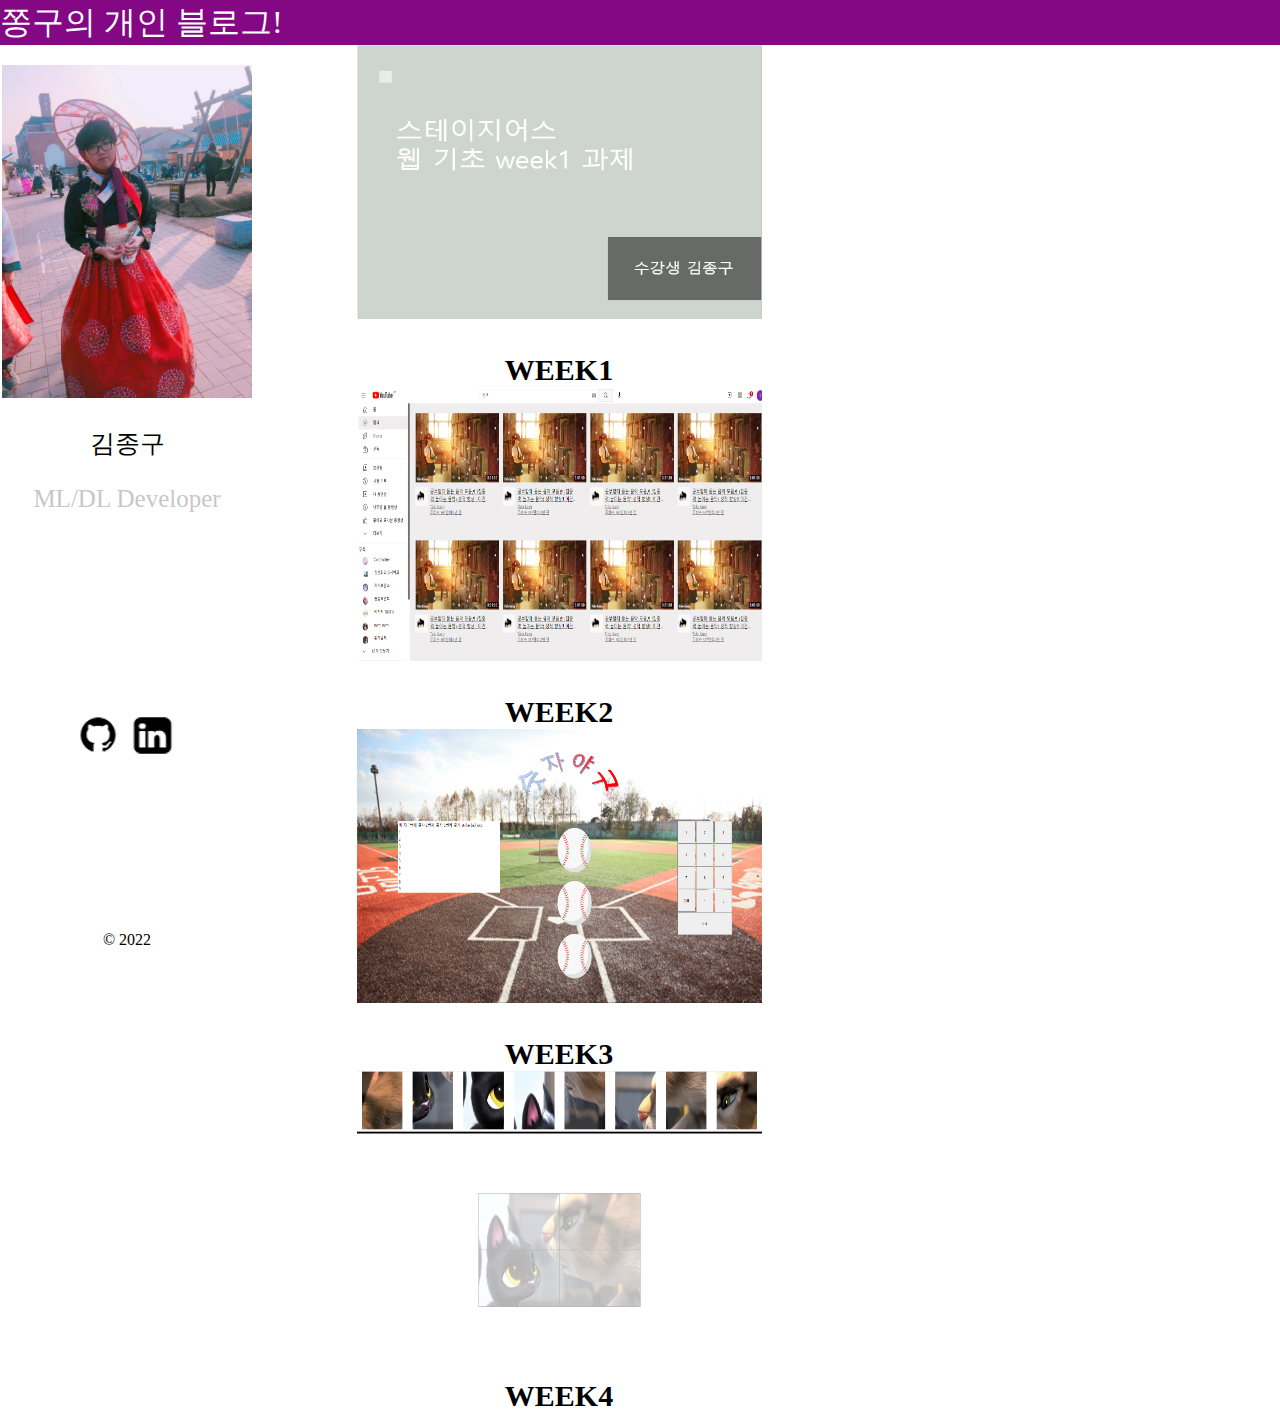
<file: homepage/index.html>
<!DOCTYPE html>
<html lang="en">
<head>
    <meta charset="UTF-8">
    <meta http-equiv="X-UA-Compatible" content="IE=edge">
    <meta name="viewport" content="width=device-width, initial-scale=1.0">
    <title>JjongGu's Homepage</title>
    <link  rel="stylesheet" type="text/css" href="./index.css">
</head>
<body>
    <header id="header">
        쫑구의 개인 블로그!
    </header>
        <nav id="leftMenu">
            <div id="profile">
                <img src="img/me.jpg" id="myImg">
                <p id="leftName">김종구</p>
                <p id="leftJob">ML/DL Developer</p>
            </div>
            <div id="linkImgDiv">
                <a href="https://github.com/kim27y" id="linkImg"><img src="img/linkImg1.png"></a>
                <a href="https://www.linkedin.com//in/kim27y"><img src="img/linkImg2.png"></a>
            </div>
            <p>© 2022</p>
        </nav>
        <main>
        <div id="mainContent">
            <article onclick="location.href='';">
                <img src="img/week1.PNG" class="contentImg">
                <p>WEEK1</p>
            </article>
            <article onclick="location.href='';">
                <img src="img/week2.PNG" class="contentImg">
                <p>WEEK2</p>
            </article>
            <article onclick="location.href='';">
                <img src="img/week3.PNG" class="contentImg">
                <p>WEEK3</p>
            </article>
            <article onclick="location.href='';">
                <img src="img/week4.PNG" class="contentImg">
                <p>WEEK4</p>
            </article>
        </div>
    </main>
</body>
</html>
</file>
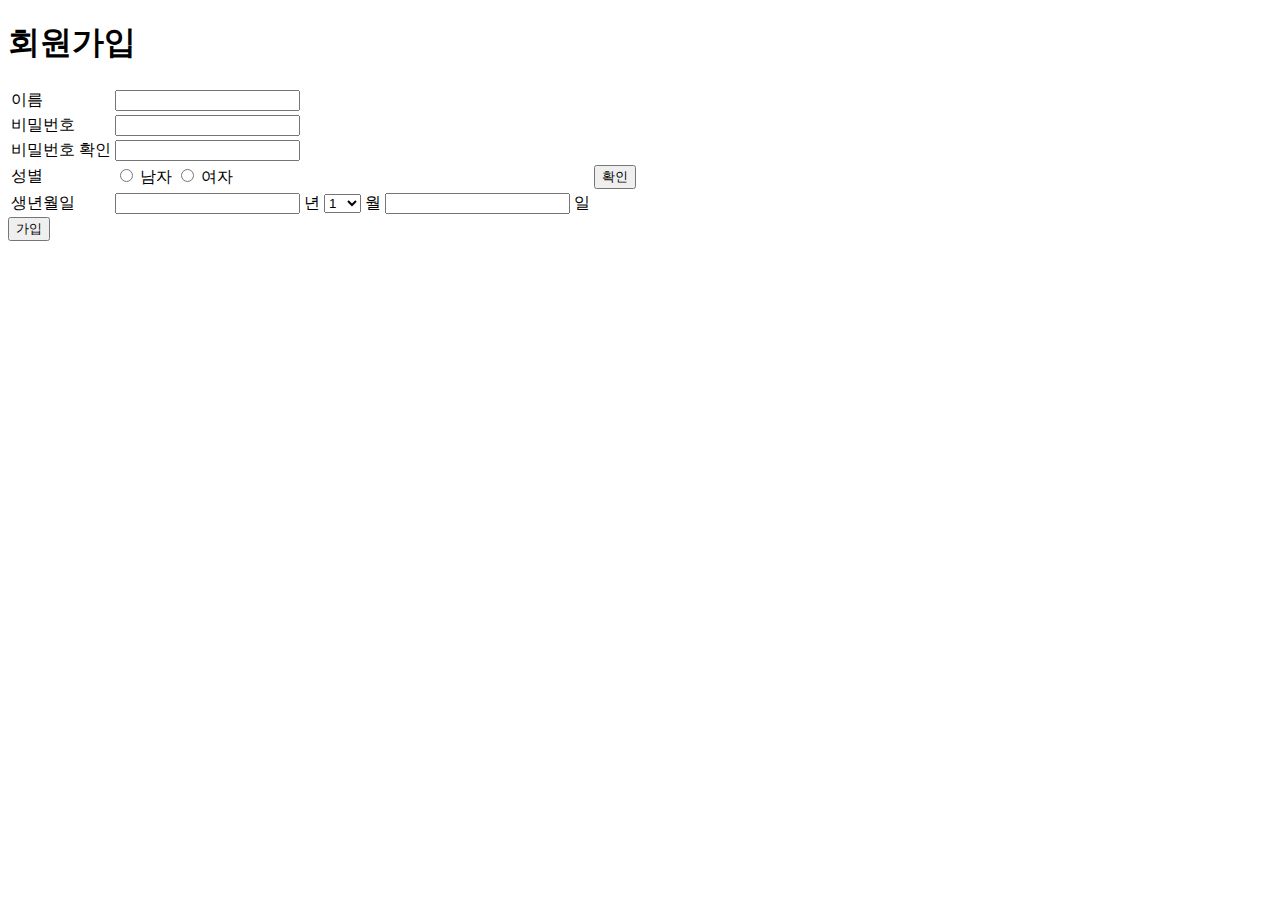
<file: 1주차/week1_실습2.html>
<!DOCTYPE html>
<head>
</head>
<body>
    <h1>
        회원가입
    </h1>
    <main>
        <table>
            <tr>
                <td>
                    이름
                </td>
                <td>
                    <input type="text">
                </td>
           </tr>
            <tr>
                <td>
                    비밀번호
                </td>
                <td>
                    <input type="password">
                </td>
            </tr>
            <tr>
                <td>
                    비밀번호 확인
                </td>
                <td>
                    <input type="password">
                </td>
            </tr>
            <tr>
                <td>
                    성별
                </td>
                <td>
                    <span>
                        <input type=radio name="sex">
                         남자
                    </span>
                    <span>
                        <input type=radio name="sex">
                         여자
                    </span>
                </td>
                <td>
                    <input type=button value="확인">
                </td>
            </tr>
            <tr>
                <td>
                    생년월일
                </td>
                <td>
                    <span>
                        <input type="text">
                         년 
                    </span>
                    <span>
                        <select name="month">
                            <option value="m1">1</option>
                            <option value="m2">2</option>
                            <option value="m3">3</option>
                            <option value="m4">4</option>
                            <option value="m5">5</option>
                            <option value="m6">6</option>
                            <option value="m7">7</option>
                            <option value="m8">8</option>
                            <option value="m9">9</option>
                            <option value="m10">10</option>
                            <option value="m11">11</option>
                            <option value="m12">12</option>
                        </select>
                        월 
                    </span>
                    <span>
                        <input type="text"> 일 
                    </span>
                </td>
            </tr>
        </table>
        <input type="button" value="가입">
    </main>
</body>

<!--
    논 개발 과제
    개발자의 자질 3가지 연습하고 구글링 연습하는데 특화되어 이쓴 과제
    과제는 컴퓨터 견적 짜기
    조건4가지 : 견적의 목표를 정함 -> 단순하면 안됨
                7개의 부품 포함(CPU, RAM, 메인보드, 글카, 파워, 보조메모리, case) ->추가 삭제 가능
                63만원 이내 다나와 최저가
                40시간 쓰기(근거 확실하게 정하기)
                
-->
</file>
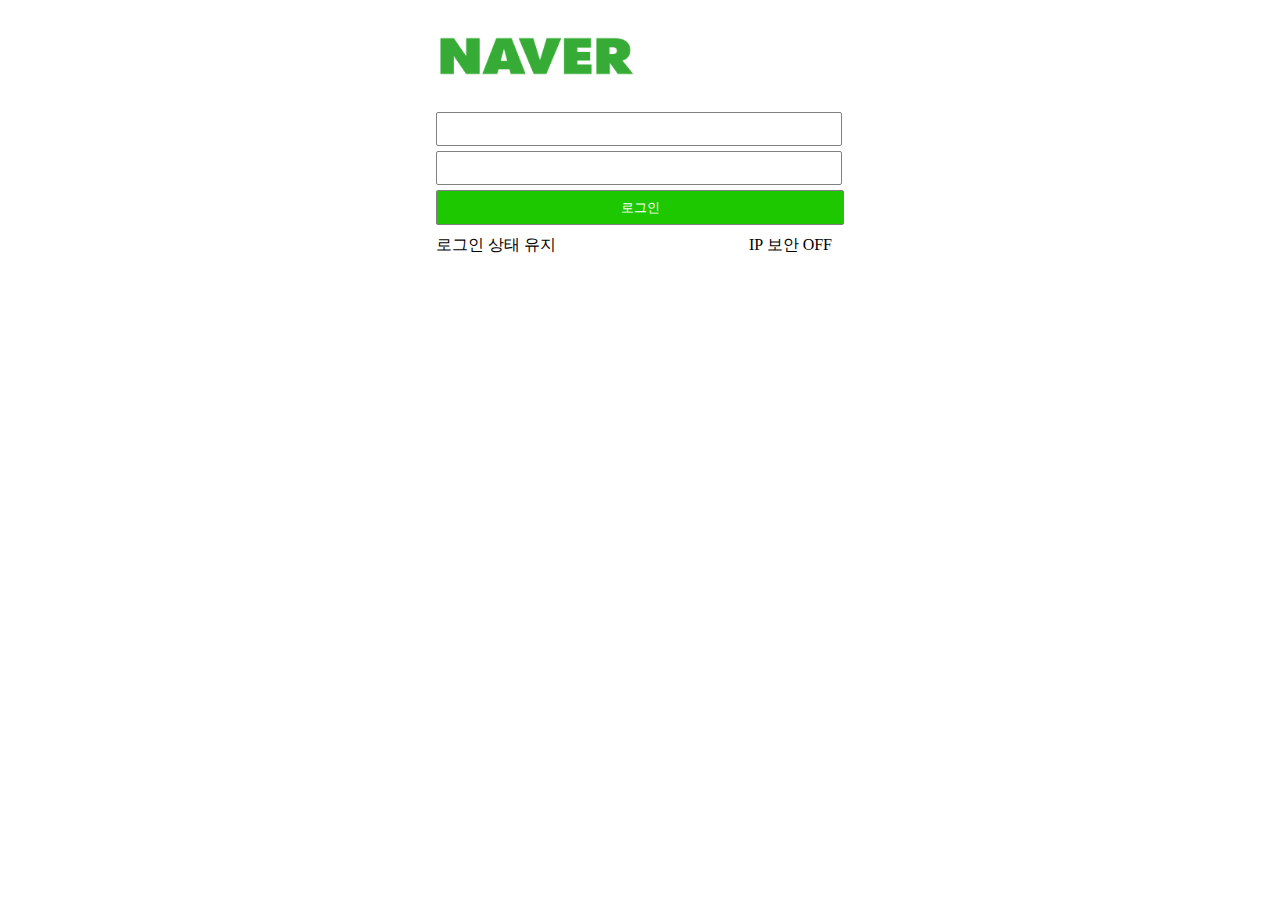
<file: 1주차/week1_실습html.html>
<!-- <!DOCTYPE html>
<head>
</head>
<body>
    <header>
        <img src="naver.png">
    </header>
    <main>
        <div>
            <input type="text">
        </div>
        <div>
            <input type="text">
        </div>
        <div>
            <input type="button" value="로그인">
        </div>
    </main>
    <nav>
        로그인 상태 유지 IP 보안 OFF        
    </nav>
</body>-->

<!DOCTYPE html>
<head>
    <link rel="stylesheet" type="text/css" href="../2주차/week2_실습.css">
</head>
<body>
    <header> <!--h1은 글씨를 넣는 느낌, header가 나음-->
      
    </header>
    <main id="mains"> 
        <img id="img_naver" src="naver.png">
        <div>
            <input type="text" class="typing">
        </div>
        <div>
            <input type="text" class="typing">
        </div>
        <div>
            <input type="button" value="로그인" id="login_button">
        </div>
        <div id="somediv">
            <span id="sangtae">로그인 상태 유지</span> 
            <span id="boan">IP 보안 OFF</span><!--나는 메뉴로 생각, 팀장은 하나로 묶어서 생각-->
        </div>
    </main>
    
</body>
</file>
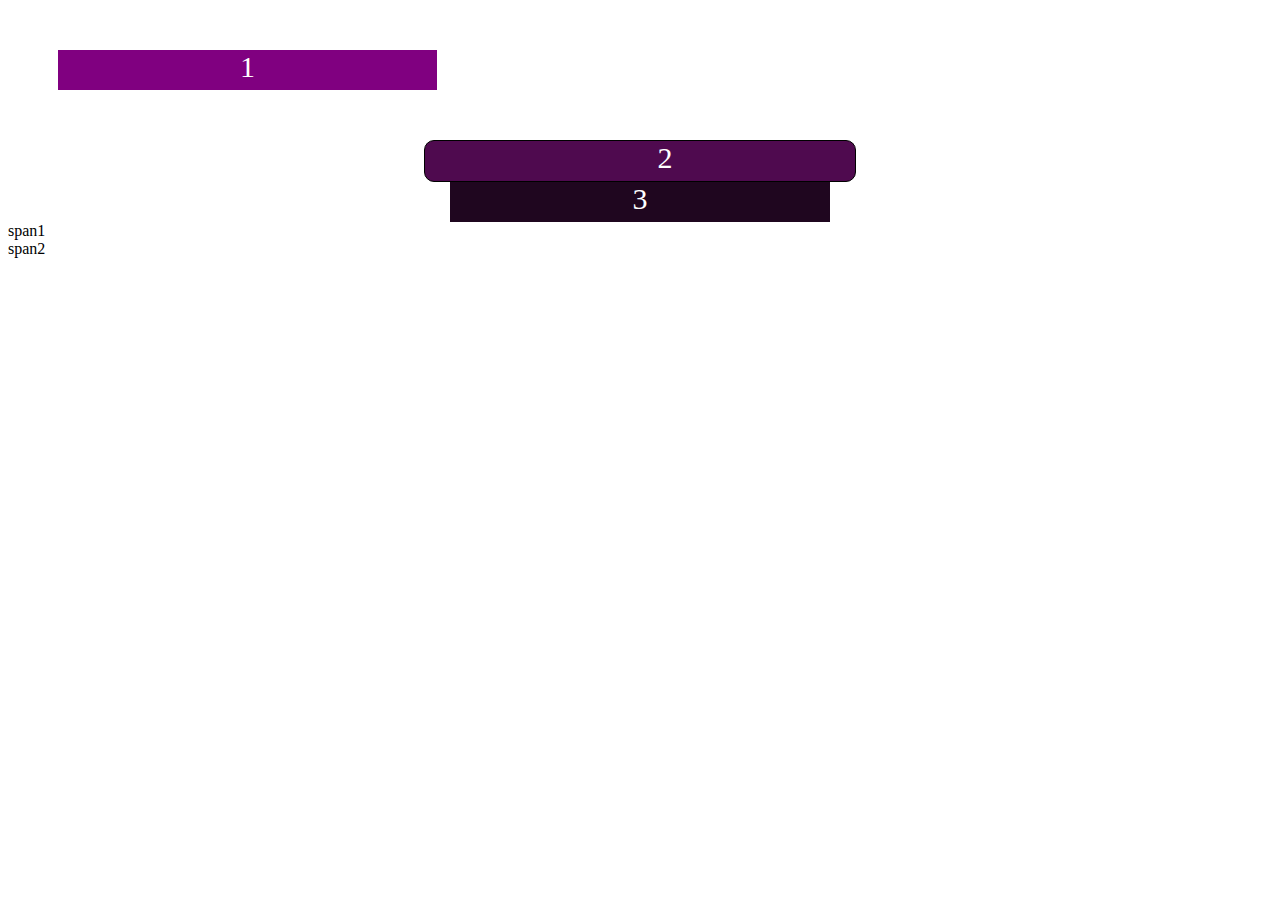
<file: 2주차/week2.html>
<!--CSS는 파일을 분리하는게 원칙-->
<!DOCTYPE html>
<html lang="kr">
<head>
    <meta charset="UTF-8">
    <link rel="stylesheet" type="text/css" href="./week2.css">
    <!--rel type href 모두 넣어야함-->
</head>
<body>
    <div id="box1" class="boxes">1</div> <!--id는 하나의 태그에만 줄 수 있음-->
    <div id="box2" class="boxes">2</div> <!--class는 겹쳐도 됨 -> 동시에 줄 수 있음-->
    <div id="box3" class="boxes">3</div>
    <span id="span1">span1</span>
    <span id="span2">span2</span>
</body>
</html>
</file>
<file: 4주차/week4_2.html>
<!DOCTYPE html>
<html lang="en">
<head>
    <meta charset="UTF-8">
    <meta http-equiv="X-UA-Compatible" content="IE=edge">
    <meta name="viewport" content="width=device-width, initial-scale=1.0">
    <title>Document</title>
    <link rel="stylesheet" type="text/css" href="week4_2.css">
</head>
<body>
    <span id="box1" class="box" draggable="true" ondragstart="getColorEvent(0)"></span>
    <span id="box2" class="box" draggable="true" ondragstart="getColorEvent(1)"></span>
    <span id="box3" class="box" draggable="true" ondragstart="getColorEvent(2)"></span>

    <div id="result" ondragover="setDragOverEvent()" ondrop="setColorEvent()"></div>

    <script src="week4_2.js"></script>
</body>
</html>
</file>
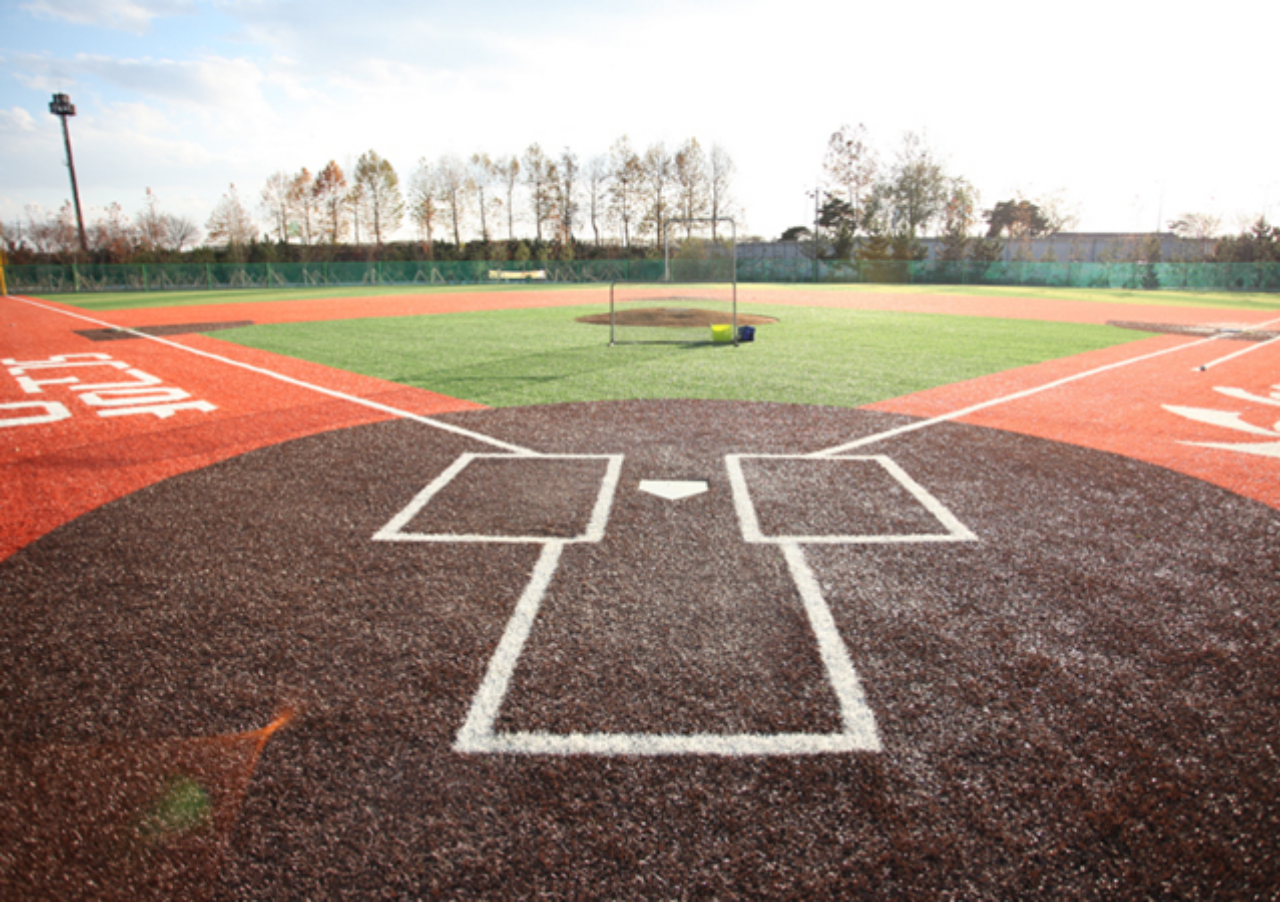
<file: 3주차/과제/baseball.html>
<!DOCTYPE html>
<html lang="en">
<head>
    <meta charset="UTF-8">
    <meta http-equiv="X-UA-Compatible" content="IE=edge">
    <meta name="viewport" content="width=device-width, initial-scale=1.0">
    <title>Document</title>
    <link  rel="stylesheet" type="text/css" href="./baseball.css">
</head>
<body>
    <!--게임 로고 및 버튼 보이게 하는 히든 장치-->
    <div id="hiddenButton" onclick="start()"></div>  
    <!--게임 타이틀(숫자야구ver보노보노)-->
    <div id="startTitle"><img src="img/startName.png"></div>
    <!--시작 버튼, 클릭 되면 사라져서 영영 안보임-->
    <img src="img/startImg.png" id="startImg" onclick="startGame()">
    <main>
        <!--왼쪽 현황판-->
        <table id="socores">
            <thead>
                <tr>
                    <td>회 차</td>
                    <td>1번째 글자</td>
                    <td>2번째 글자</td>
                    <td>3번째 글자</td>
                    <td>strike</td>
                    <td>ball</td>
                    <td>out</td>
                </tr>
            </thead>
            <tbody>
                <tr>
                    <td>1</td>
                    <td> </td>
                    <td> </td>
                    <td> </td>
                    <td> </td>
                    <td> </td>
                    <td> </td>
                </tr>
                <tr>
                    <td>2</td>
                    <td> </td>
                    <td> </td>
                    <td> </td>
                    <td> </td>
                    <td> </td>
                    <td> </td>
                </tr>
                <tr>
                    <td>3</td>
                    <td> </td>
                    <td> </td>
                    <td> </td>
                    <td> </td>
                    <td> </td>
                    <td> </td>
                </tr>
                <tr>
                    <td>4</td>
                    <td> </td>
                    <td> </td>
                    <td> </td>
                    <td> </td>
                    <td> </td>
                    <td> </td>
                </tr>
                <tr>
                    <td>5</td>
                    <td> </td>
                    <td> </td>
                    <td> </td>
                    <td> </td>
                    <td> </td>
                    <td> </td>
                </tr>
                <tr>
                    <td>6</td>
                    <td> </td>
                    <td> </td>
                    <td> </td>
                    <td> </td>
                    <td> </td>
                    <td> </td>
                </tr>
                <tr>
                    <td>7</td>
                    <td> </td>
                    <td> </td>
                    <td> </td>
                    <td> </td>
                    <td> </td>
                    <td> </td>
                </tr>
                <tr>
                    <td>8</td>
                    <td> </td>
                    <td> </td>
                    <td> </td>
                    <td> </td>
                    <td> </td>
                    <td> </td>
                </tr>
                <tr>
                    <td>9</td>
                    <td> </td>
                    <td> </td>
                    <td> </td>
                    <td> </td>
                    <td> </td>
                    <td> </td>
                </tr>
            </tbody>
        </table>
        <!--가운데 공들 -->
        <div id="ballDiv">
            <div>
                <img src="img/ball.png" class="numBall">
                <span class="ballText" id="ball1" onclick="clickBall(this)"> </span>
            </div>
            <div>
                <img src="img/ball.png" class="numBall">
                <span class="ballText" id="ball2" onclick="clickBall(this)"> </span>
            </div>
            <div>
                <img src="img/ball.png" class="numBall">
                <span class="ballText" id="ball3" onclick="clickBall(this)"> </span>
            </div>
        </div>
        <!--오른쪽 버튼들-->
        <div id="numButtons">
            <div>
                <button class="buttons" onclick="clickButton(this)">1</button>
                <button class="buttons" onclick="clickButton(this)">2</button>
                <button class="buttons" onclick="clickButton(this)">3</button>
            </div>
            <div>
                <button class="buttons" onclick="clickButton(this)">4</button>
                <button class="buttons" onclick="clickButton(this)">5</button>
                <button class="buttons" onclick="clickButton(this)">6</button>
            </div>
            <div>
                <button class="buttons" onclick="clickButton(this)">7</button>
                <button class="buttons" onclick="clickButton(this)">8</button>
                <button class="buttons" onclick="clickButton(this)">9</button>
            </div>
            <div>
                <button class="buttons" onclick="clickButton(this)">입력</button>
                <button class="buttons" onclick="clickButton(this)">↑</button>
                <button class="buttons" onclick="clickButton(this)">↓</button>
            </div>
            <button class="buttons delButton" onclick="clickButton(this)">삭제</button>
        </div>
    </main>
    <img src="img/victory.png" id="victory">
    <img src="img/fail.png" id="fail">
    <script type="text/javascript" src="baseball.js"></script>
</body>
</html>
</file>
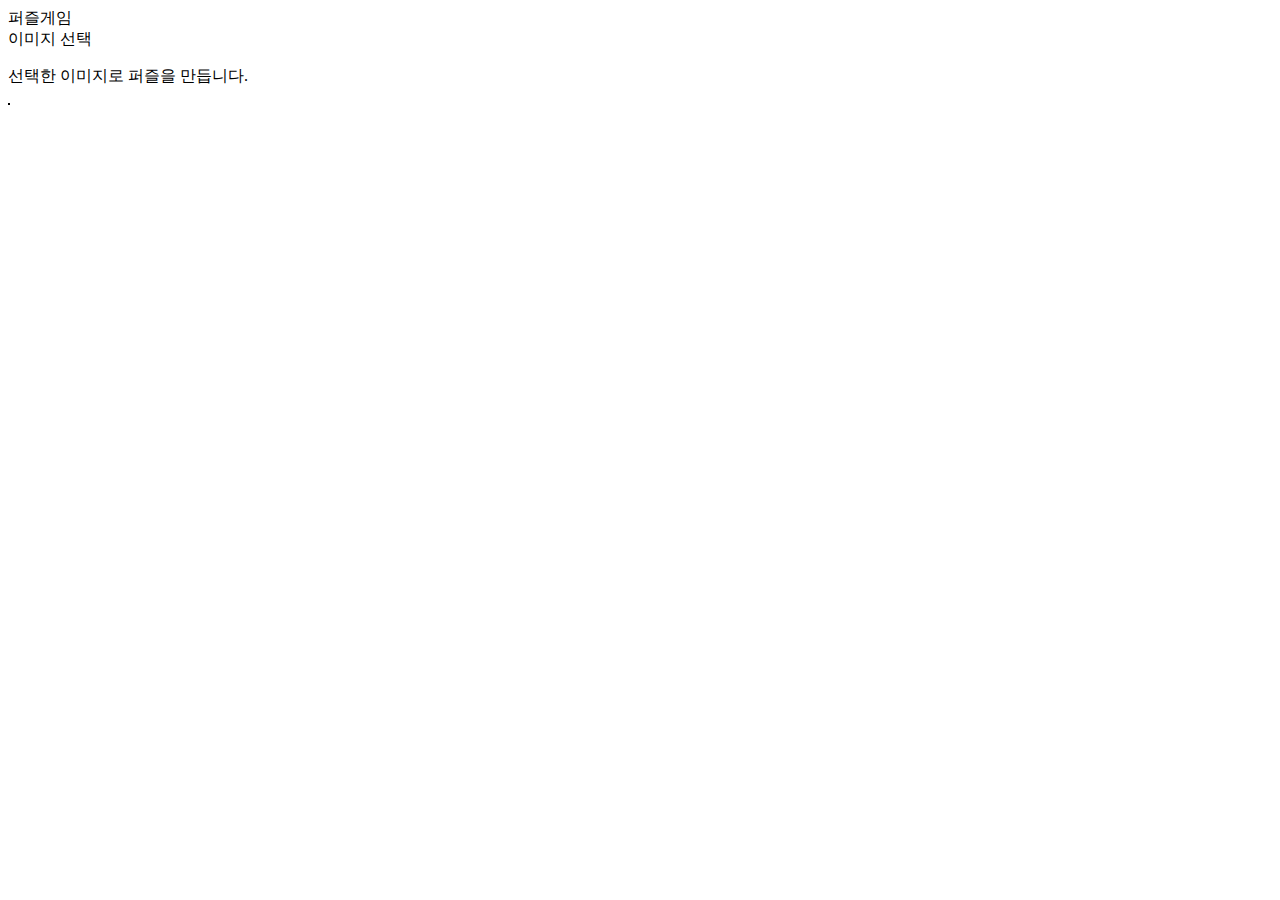
<file: 4주차/임시/tmp.html>
<!DOCTYPE html>
<html lang="ko">
<head>
    <meta charset="UTF-8">
    <script src="puzzle.js"></script>
    <title>PUZZLE GAME</title>
</head>
<body>
    <div class="puzzle-container">
        <div>
            퍼즐게임
        </div>
        <label for="puzzle-input">
            이미지 선택
            <input onchange="updateImageDisplay()" name="puzzle-input" id="puzzle-input" type="file" accept="image/*">
        </label>
        <div class="preview">
            <p>선택한 이미지로 퍼즐을 만듭니다.</p>
        </div>
        <table id="puzzle-board">

        </table>
        <div id="puzzle-box">

        </div>
    </div>
</body>
</html>

<style>
    input {
    opacity: 0;
    }
    table {
    border: 1px solid black;
    border-spacing: 0;
    box-sizing: border-box;
    }
    td {
    border: 1px solid black;
    padding:0px !important;
    box-sizing: border-box;
    border-spacing: unset;
    border-collapse: collapse;
    }
    td img {
    display: block;
    }
    img:hover {
    box-sizing:border-box;
    outline: solid 2px red;
    }
</style>
</file>
<file: homepage/index.css>
html, body {
    margin: 0;
    width: 100%;
    height: 100%;
}

main {
    position: relative;
    display: inline-block;
    top:5%;
    height:95%;
    width: 100%;
}

header {
    position:fixed;
    width:97%;
    top: 0;
    height:5%;
    width:100%;
    background-color: purple;
    opacity: 0.97;
    display:flex;
    flex-direction: row;
    flex-wrap: nowrap;
    justify-content: space-between;
    align-items: flex-end;
    z-index: 1;
    font-size: 200%;
    color: white;
}

#profile {
    margin-bottom: 20px;
}

#leftMenu {                       
    display:inline-flex;
    flex-direction: column;
    position:fixed;
    align-items: center;
    justify-content: space-between;
    background-color: white;
    width:250px;
    height: 100%;
    margin-top: 65px;
    margin-left: 2px;
    z-index: 1;
}

#leftName {
    font-size: 25px;
    text-align: center;
}

#leftJob {
    font-size: 25px;
    color: #AAAA;
    text-align: center;
}

#myImg {
    width:100%;
}

#linkImg {
    margin-right: 10px;
}

#mainContent {
    position: relative;
    margin-left:5%;
    left:270px;
    width:86%;
    height: 100%;
    display: inline-flex;
    flex-direction: row;
    flex-wrap: wrap;
    align-items: center;
}

article {
    cursor: pointer;
    width:40%;
    height: 40%;
    min-width:450px;
    margin-right: 10%;
    text-align: center;
}

article>p {
    font-size: 30px;
    font-weight: bolder;
    text-align: center;
}

.contentImg {
    width:90%;
    height: 80%;
}
</file>
<file: 2주차/week2_실습.css>
#img_naver {
    width: 200px;
    
}

#login_button { /*버튼 px는 input text 좌우보다 4px씩 차이남*/
    color: #FFFFFF;
    background-color: #1EC800;
    width: 408px;
    height: 35px;
    margin-bottom: 10px;
}

#somediv {
    width: 400px;
}

#sangtae {
    display: inline-block;
    width: 49%;
}

#boan {
    display: inline-block;
    width: 49%;
    text-align: right;
}

main {
    width: fit-content;
    margin-left: auto;
    margin-right: auto;
}

input {
    width: 400px;
    height: 30px;
    margin-bottom: 5px;
    border: 1px solid gray;
    border-radius: 2px;
}
</file>
<file: 2주차/week2.css>
/*><!--id는 앞에 #--><!--class는 앞에 .--> <!--id가 class에 선행해서 적용-->*/
/*https://www.w3schools.com/cssref/default.asp*/
/*
#hi {             
    background-color : red;
}

.box {            
    background-color : green;
}

div { 태그 자체에 적용
    color : white
}
*/

#box1 {
    background-color: purple;
    margin: 50px; /*상하좌우 여백, 퍼센트로도 가능*/
    margin-left: 50px; /*퍼센트로 줄 경우 사이트 크기 따라 위치이동*/
    display: block; /*display div의 기본 속성은 block*/
}

#box2 {
    background-color: #4f0a4f;
    padding-left: 50px; /*안쪽 여백, 전체 길이에 영향 줌*/
    border: 1px solid black; /*굵기 속성(solid, doted) 색상*/
    border-radius: 10px; /*약간 둥글게*/
}

#box3 {
    background-color: #1f061f;
    position: static; /*position은 static이 기본값, 
                                   relative -> 미세조정시 사용, left right top bottom 설정 가능
                                   fixed ->  절대값으로 설정, 스크롤 이동해도 고정됨
                                   absoute -> 거의 안씀, 절대적 고정값,
                                                        */
}

#span1 {
    display: block; /*display span 의 기본 속성은 inline, inline은 가로세로길이 못바꿈->fit-contetn*/
}

#span2 {
    display: inline-block; /*가로세로 길이 정할 수 있는 inline*/
}

.boxes { /*px로도 줄 수 있고 퍼센트로도 줄 수 있음*/
    /*fit-content => 안에 들어가 있는 값에 맞춰서 설정*/
    margin-left: auto;
    margin-right: auto;
    width: 30%;
    height: 40px;
    color: #ffffff;
    font-size:30px; /*16px이 기본*/
    font-weight: 400; /*400이 기본, 100댠위이며 되는 수치가 정해져 있음 100 400 600*/
    text-align: center; /*패딩의 경우 패딩을 무시하고 가운데 정렬*/

}
/*margin-left/right: auto => 가운데 정렬*/
/*inline의 경우에는 부모 태그에다가 text-allign을 줘야함*/
/*flex display 공부해보기*/
</file>
<file: 4주차/week4_2.css>
.box {
    width: 100px;
    height: 100px;
    display: inline-block;
}

#box1 {
    background-color: red;
}

#box2 {
    background-color: purple;
}

#box3 {
    background-color: yellow;
}

#result {
    width: 300px;
    height: 100px;
    border: 1px solid black;
    
}
</file>
<file: 3주차/과제/baseball.css>
body {
    overflow: hidden;
    background-image: url("img/baseballs.jpg");
    background-repeat: no-repeat;
    background-size: cover;
    width: 100%;
    height: 100%;
}

#startTitle {
    position: relative;
    top: 30%;
    left: 38%;
    font-size: 200%;
    display: none;
}

#hiddenButton {
    display: inline-block;
    width: 98vw;
    height: 98vh;
}

#startImg {
    position: relative;
    width: 25%;
    left: 38%;
    height: auto;
    display: none;
}

#startImg:hover {
    transform: translate(15px,-15px);
    transition: all .35s;
}

#startImg:active {
    filter: brightness(0.3);
    transform: translate(0,8px);
    transition: all .10s;
}
main{
    display: flex;
    flex-direction: row;
    
}
#socores {
    position: relative;
    display: none;
    width: 25%;
    height:fit-content;
    left: 10%;
    background-color: white;
    
}

#ballDiv {
    position: relative;
    display:none;
    flex-direction: column;
    width:fit-content;
    left:15%;
}

.numBall {
    position: relative;
    width: 60%;
}

.ballText {
    font-size: 70px;
    font-weight: bold;
    position: absolute;
    left: 29%;
    margin-top: 35px;
    transform: translate(-5px,4px); /*DOM에 효과 주는 것*/
}

#numButtons {
    position: relative;
    left: 10%;
    display: none;
    flex-direction: column;
    width: fit-content;
}

.buttons {
    width:80px;
    height: 80px;
}

.delButton {
    width:100%;
}

#victory {
    display: none;
    position: absolute;
    left: 25%;
    top:15%;
    width:60%;
}

#fail {
    display: none;
    position: absolute;
    left: 25%;
    top:15%;
    width:60%;
}

@media all and (max-width < 1300) {
    
}
</file>
